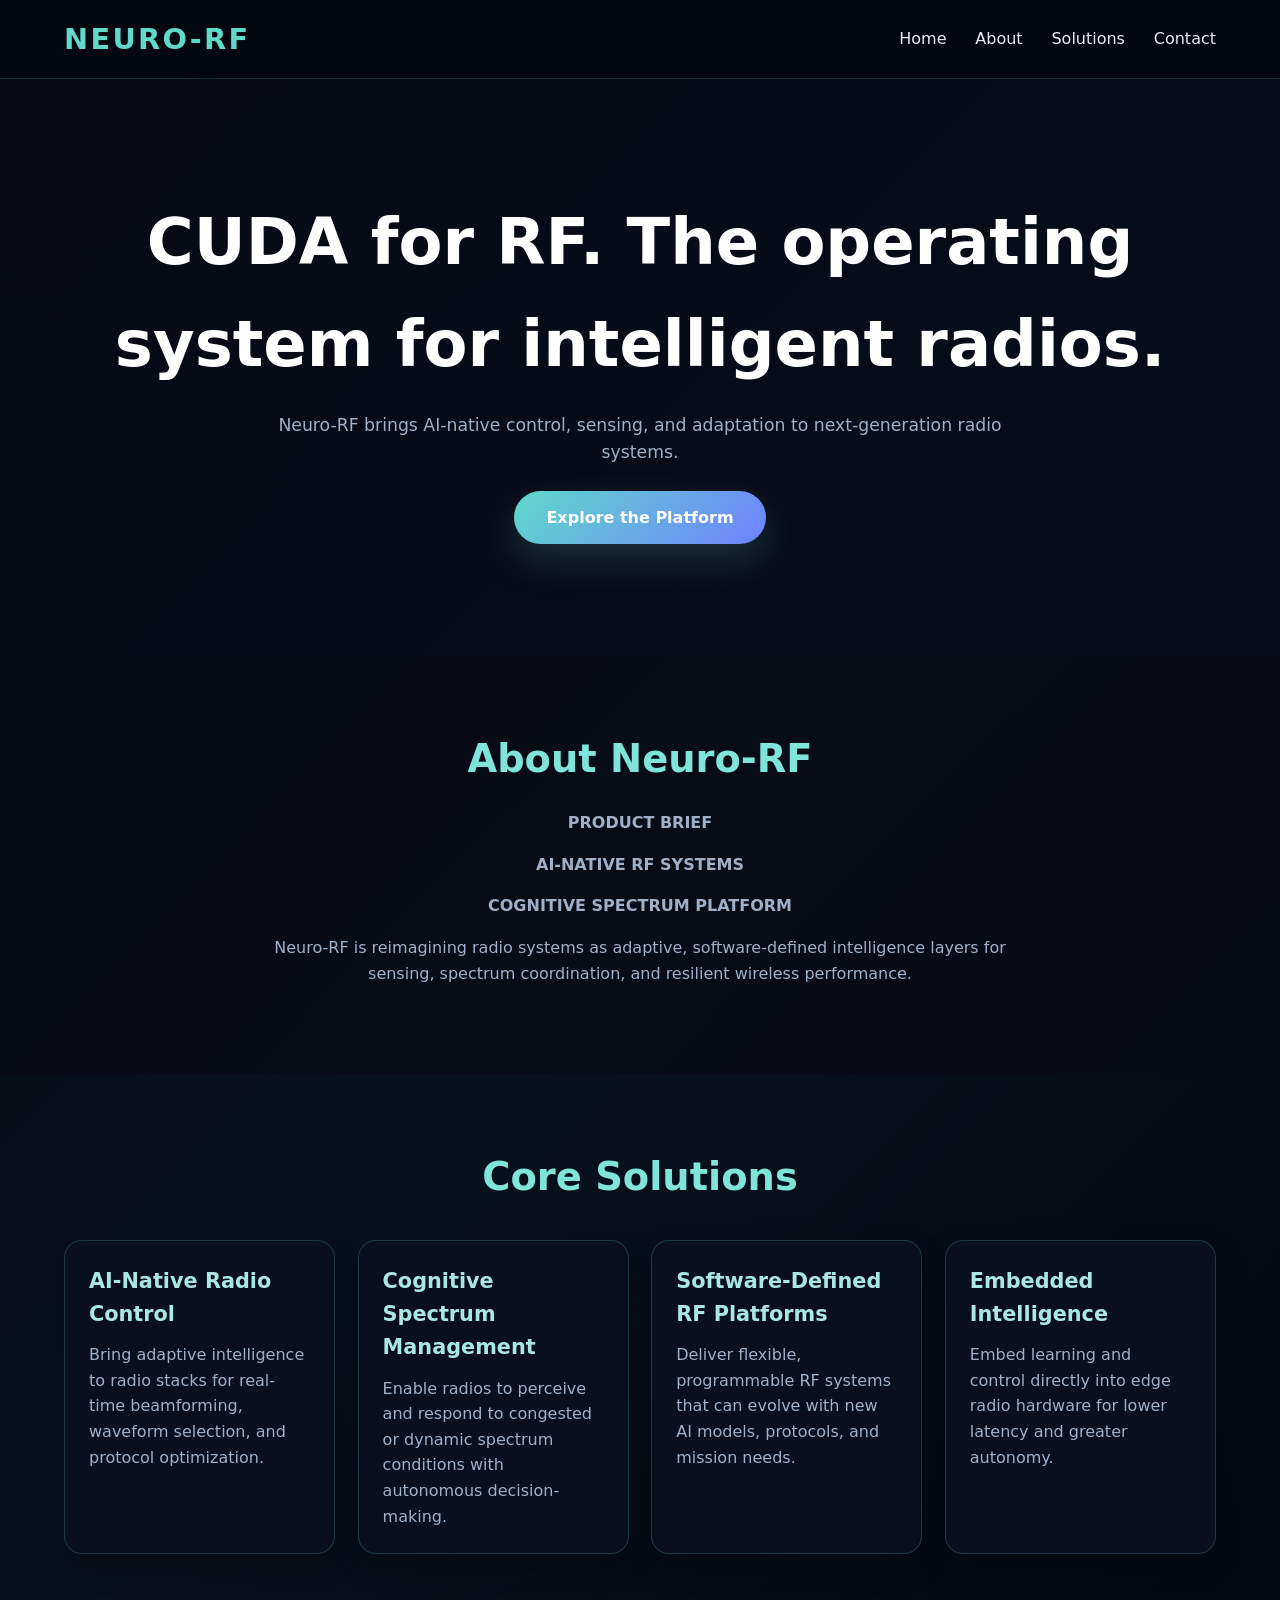
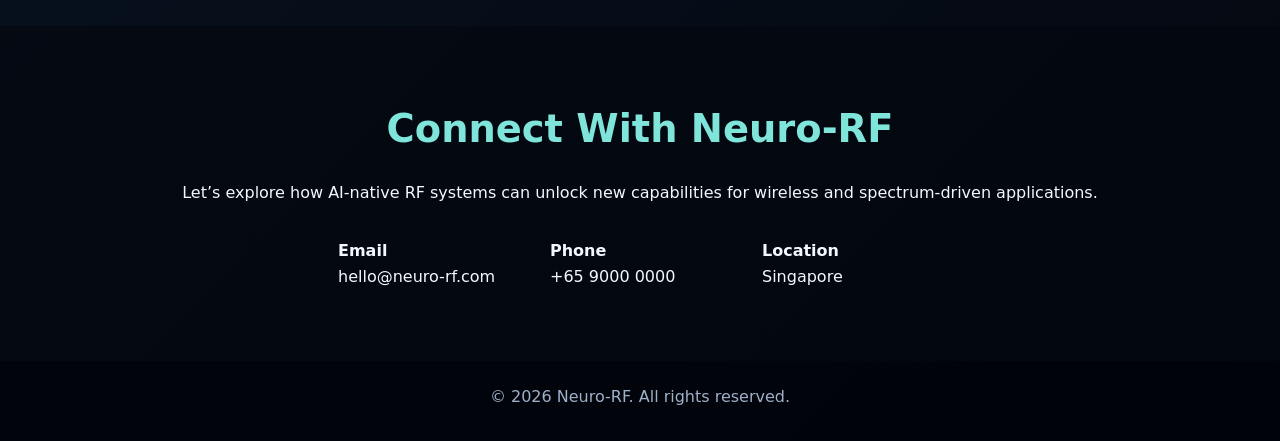
<file: index.html>
<!DOCTYPE html>
<html lang="en">
<head>
    <meta charset="UTF-8">
    <meta name="viewport" content="width=device-width, initial-scale=1.0">
    <title>Neuro-RF | AI-Native RF Systems</title>
    <link rel="stylesheet" href="css/style.css">
</head>
<body>
    <header>
        <nav class="navbar">
            <div class="container">
                <div class="logo">Neuro-RF</div>
                <ul class="nav-links">
                    <li><a href="#home">Home</a></li>
                    <li><a href="#about">About</a></li>
                    <li><a href="#solutions">Solutions</a></li>
                    <li><a href="#contact">Contact</a></li>
                </ul>
            </div>
        </nav>
    </header>

    <main>
        <section id="home" class="hero">
            <div class="container">
                <h1>CUDA for RF. The operating system for intelligent radios.</h1>
                <p>Neuro-RF brings AI-native control, sensing, and adaptation to next-generation radio systems.</p>
                <a href="#contact" class="btn btn-primary">Explore the Platform</a>
            </div>
        </section>

        <section id="about" class="about">
            <div class="container">
                <h2>About Neuro-RF</h2>
                <p><strong>PRODUCT BRIEF</strong></p>
                <p><strong>AI-NATIVE RF SYSTEMS</strong></p>
                <p><strong>COGNITIVE SPECTRUM PLATFORM</strong></p>
                <p>Neuro-RF is reimagining radio systems as adaptive, software-defined intelligence layers for sensing, spectrum coordination, and resilient wireless performance.</p>
            </div>
        </section>

        <section id="solutions" class="services">
            <div class="container">
                <h2>Core Solutions</h2>
                <div class="service-grid">
                    <div class="service-card">
                        <h3>AI-Native Radio Control</h3>
                        <p>Bring adaptive intelligence to radio stacks for real-time beamforming, waveform selection, and protocol optimization.</p>
                    </div>
                    <div class="service-card">
                        <h3>Cognitive Spectrum Management</h3>
                        <p>Enable radios to perceive and respond to congested or dynamic spectrum conditions with autonomous decision-making.</p>
                    </div>
                    <div class="service-card">
                        <h3>Software-Defined RF Platforms</h3>
                        <p>Deliver flexible, programmable RF systems that can evolve with new AI models, protocols, and mission needs.</p>
                    </div>
                    <div class="service-card">
                        <h3>Embedded Intelligence</h3>
                        <p>Embed learning and control directly into edge radio hardware for lower latency and greater autonomy.</p>
                    </div>
                </div>
            </div>
        </section>

        <section id="contact" class="contact">
            <div class="container">
                <h2>Connect With Neuro-RF</h2>
                <p>Let’s explore how AI-native RF systems can unlock new capabilities for wireless and spectrum-driven applications.</p>
                <div class="contact-grid">
                    <div>
                        <h4>Email</h4>
                        <p><a href="mailto:hello@neuro-rf.com">hello@neuro-rf.com</a></p>
                    </div>
                    <div>
                        <h4>Phone</h4>
                        <p><a href="tel:+6590000000">+65 9000 0000</a></p>
                    </div>
                    <div>
                        <h4>Location</h4>
                        <p>Singapore</p>
                    </div>
                </div>
            </div>
        </section>
    </main>

    <footer>
        <div class="container">
            <p>&copy; <span class="year"></span> Neuro-RF. All rights reserved.</p>
        </div>
    </footer>

    <script src="js/main.js"></script>
</body>
</html>
</file>
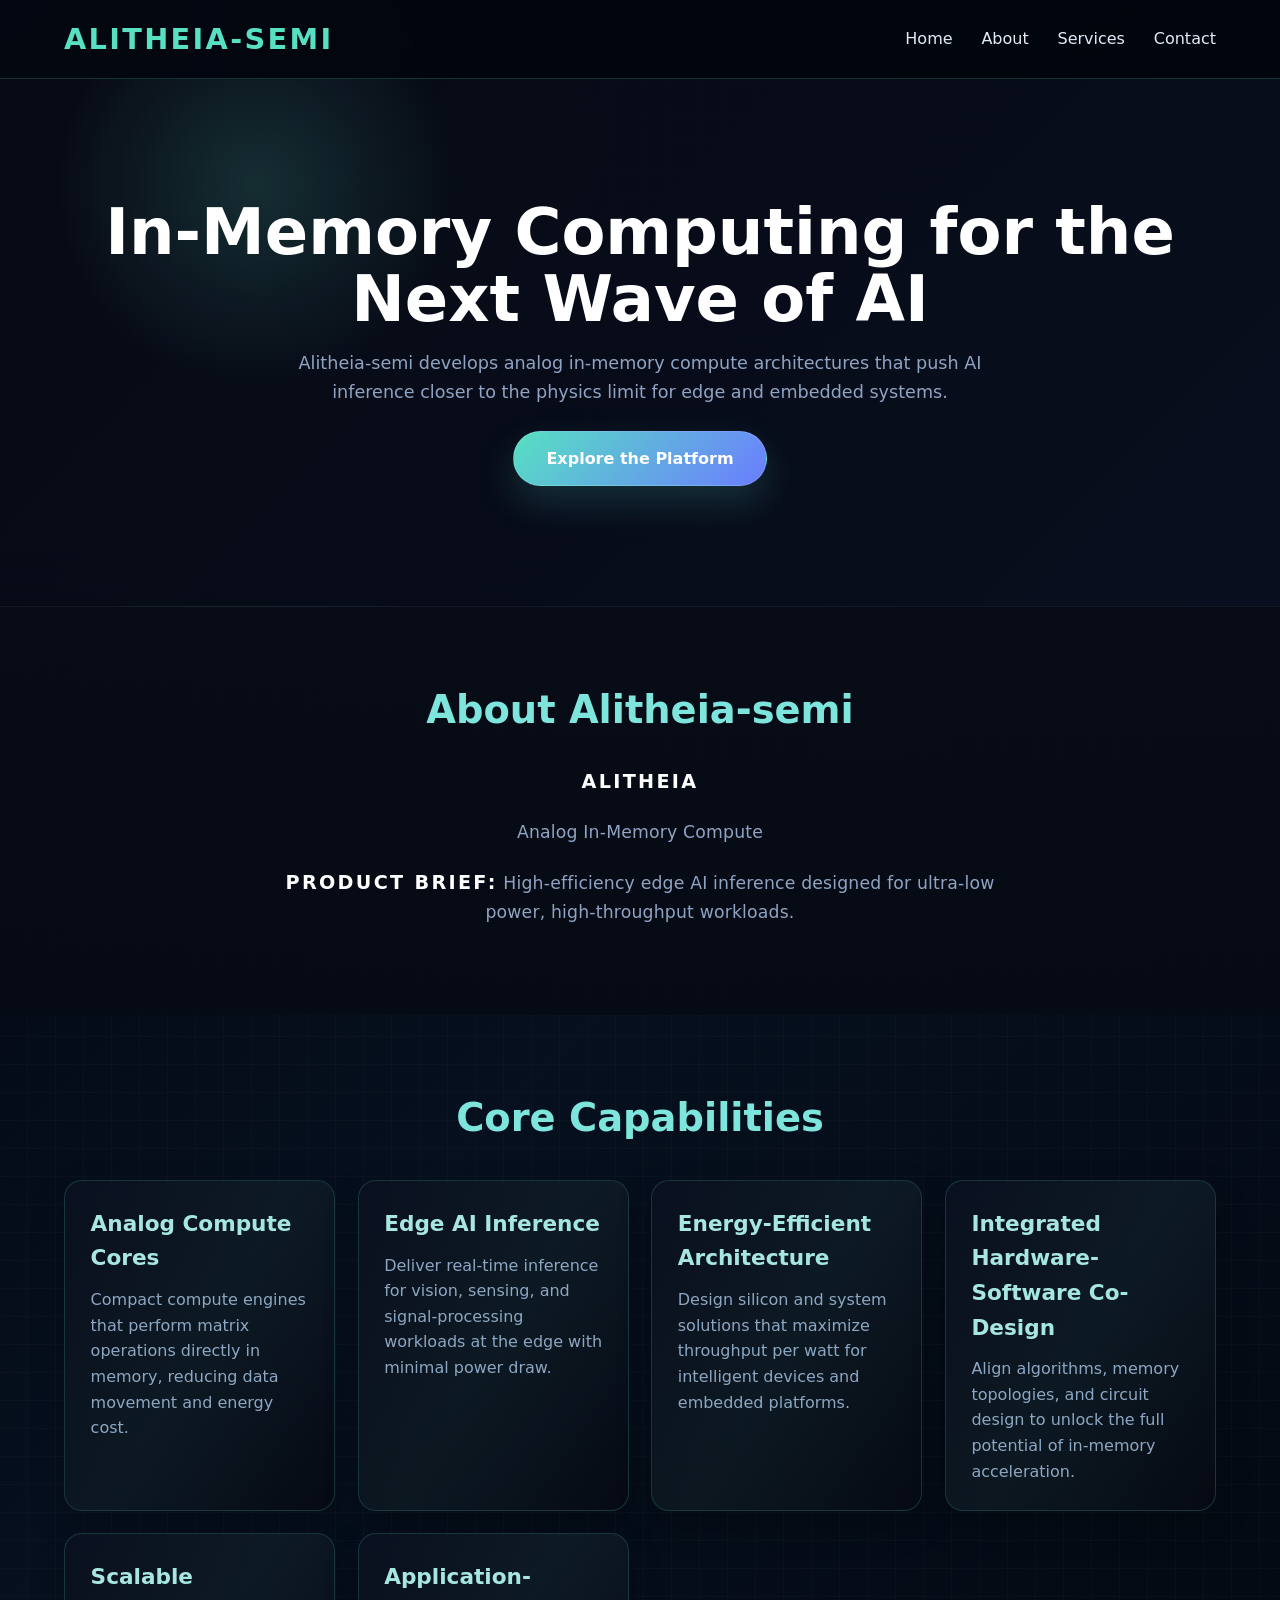
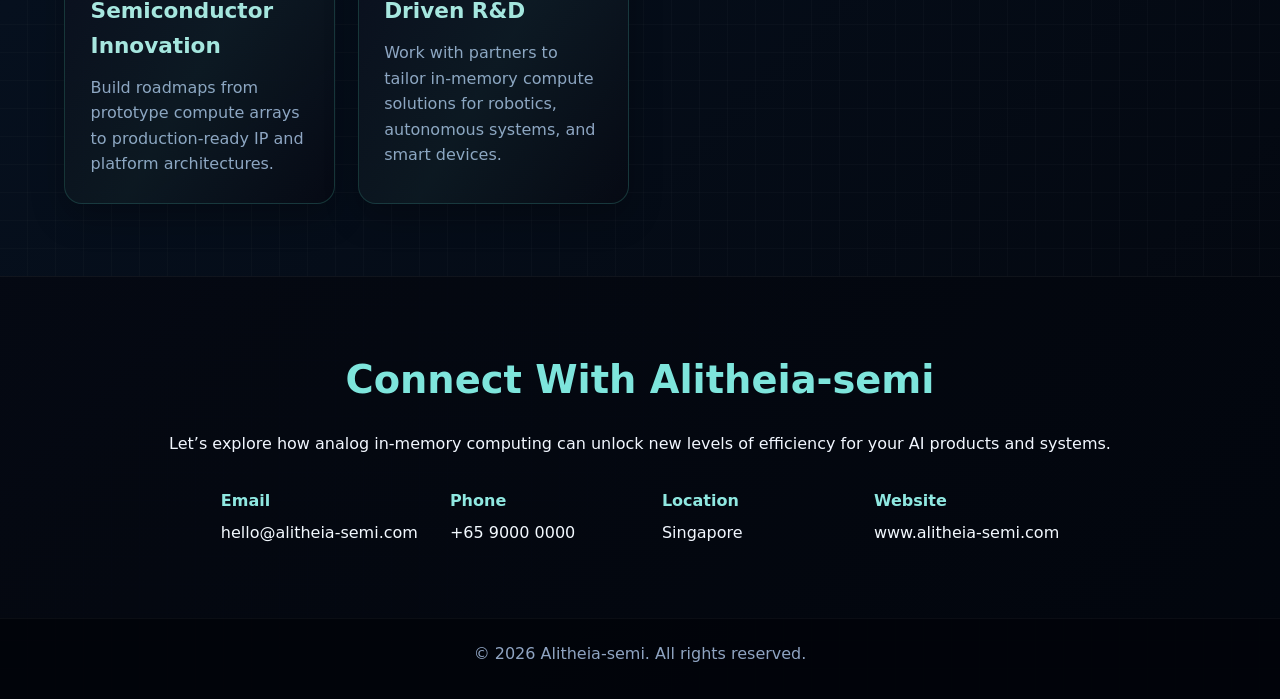
<file: Alitheia/index.html>
<!DOCTYPE html>
<html lang="en">
<head>
    <meta charset="UTF-8">
    <meta name="viewport" content="width=device-width, initial-scale=1.0">
    <title>Alitheia-semi | Smart AI Infrastructure</title>
    <link rel="stylesheet" href="css/style.css">
</head>
<body>
    <header>
        <nav class="navbar">
            <div class="container">
                <div class="logo">Alitheia-semi</div>
                <ul class="nav-links">
                    <li><a href="#home">Home</a></li>
                    <li><a href="#about">About</a></li>
                    <li><a href="#services">Services</a></li>
                    <li><a href="#contact">Contact</a></li>
                </ul>
            </div>
        </nav>
    </header>

    <main>
        <section id="home" class="hero">
            <div class="container">
                <h1>In-Memory Computing for the Next Wave of AI</h1>
                <p>Alitheia-semi develops analog in-memory compute architectures that push AI inference closer to the physics limit for edge and embedded systems.</p>
                <a href="#contact" class="btn btn-primary">Explore the Platform</a>
            </div>
        </section>

        <section id="about" class="about">
            <div class="container">
                <h2>About Alitheia-semi</h2>
                <p><strong>ALITHEIA</strong></p>
                <p>Analog In-Memory Compute</p>
                <p><strong>PRODUCT BRIEF:</strong> High-efficiency edge AI inference designed for ultra-low power, high-throughput workloads.</p>
            </div>
        </section>

        <section id="services" class="services">
            <div class="container">
                <h2>Core Capabilities</h2>
                <div class="service-grid">
                    <div class="service-card">
                        <h3>Analog Compute Cores</h3>
                        <p>Compact compute engines that perform matrix operations directly in memory, reducing data movement and energy cost.</p>
                    </div>
                    <div class="service-card">
                        <h3>Edge AI Inference</h3>
                        <p>Deliver real-time inference for vision, sensing, and signal-processing workloads at the edge with minimal power draw.</p>
                    </div>
                    <div class="service-card">
                        <h3>Energy-Efficient Architecture</h3>
                        <p>Design silicon and system solutions that maximize throughput per watt for intelligent devices and embedded platforms.</p>
                    </div>
                    <div class="service-card">
                        <h3>Integrated Hardware-Software Co-Design</h3>
                        <p>Align algorithms, memory topologies, and circuit design to unlock the full potential of in-memory acceleration.</p>
                    </div>
                    <div class="service-card">
                        <h3>Scalable Semiconductor Innovation</h3>
                        <p>Build roadmaps from prototype compute arrays to production-ready IP and platform architectures.</p>
                    </div>
                    <div class="service-card">
                        <h3>Application-Driven R&D</h3>
                        <p>Work with partners to tailor in-memory compute solutions for robotics, autonomous systems, and smart devices.</p>
                    </div>
                </div>
            </div>
        </section>

        <section id="contact" class="contact">
            <div class="container">
                <h2>Connect With Alitheia-semi</h2>
                <p>Let’s explore how analog in-memory computing can unlock new levels of efficiency for your AI products and systems.</p>
                <div class="contact-grid">
                    <div>
                        <h4>Email</h4>
                        <p><a href="mailto:hello@alitheia-semi.com">hello@alitheia-semi.com</a></p>
                    </div>
                    <div>
                        <h4>Phone</h4>
                        <p><a href="tel:+6590000000">+65 9000 0000</a></p>
                    </div>
                    <div>
                        <h4>Location</h4>
                        <p>Singapore</p>
                    </div>
                    <div>
                        <h4>Website</h4>
                        <p><a href="https://www.alitheia-semi.com">www.alitheia-semi.com</a></p>
                    </div>
                </div>
            </div>
        </section>
    </main>

    <footer>
        <div class="container">
            <p>&copy; <span class="year"></span> Alitheia-semi. All rights reserved.</p>
        </div>
    </footer>

    <script src="js/main.js"></script>
</body>
</html>
</file>
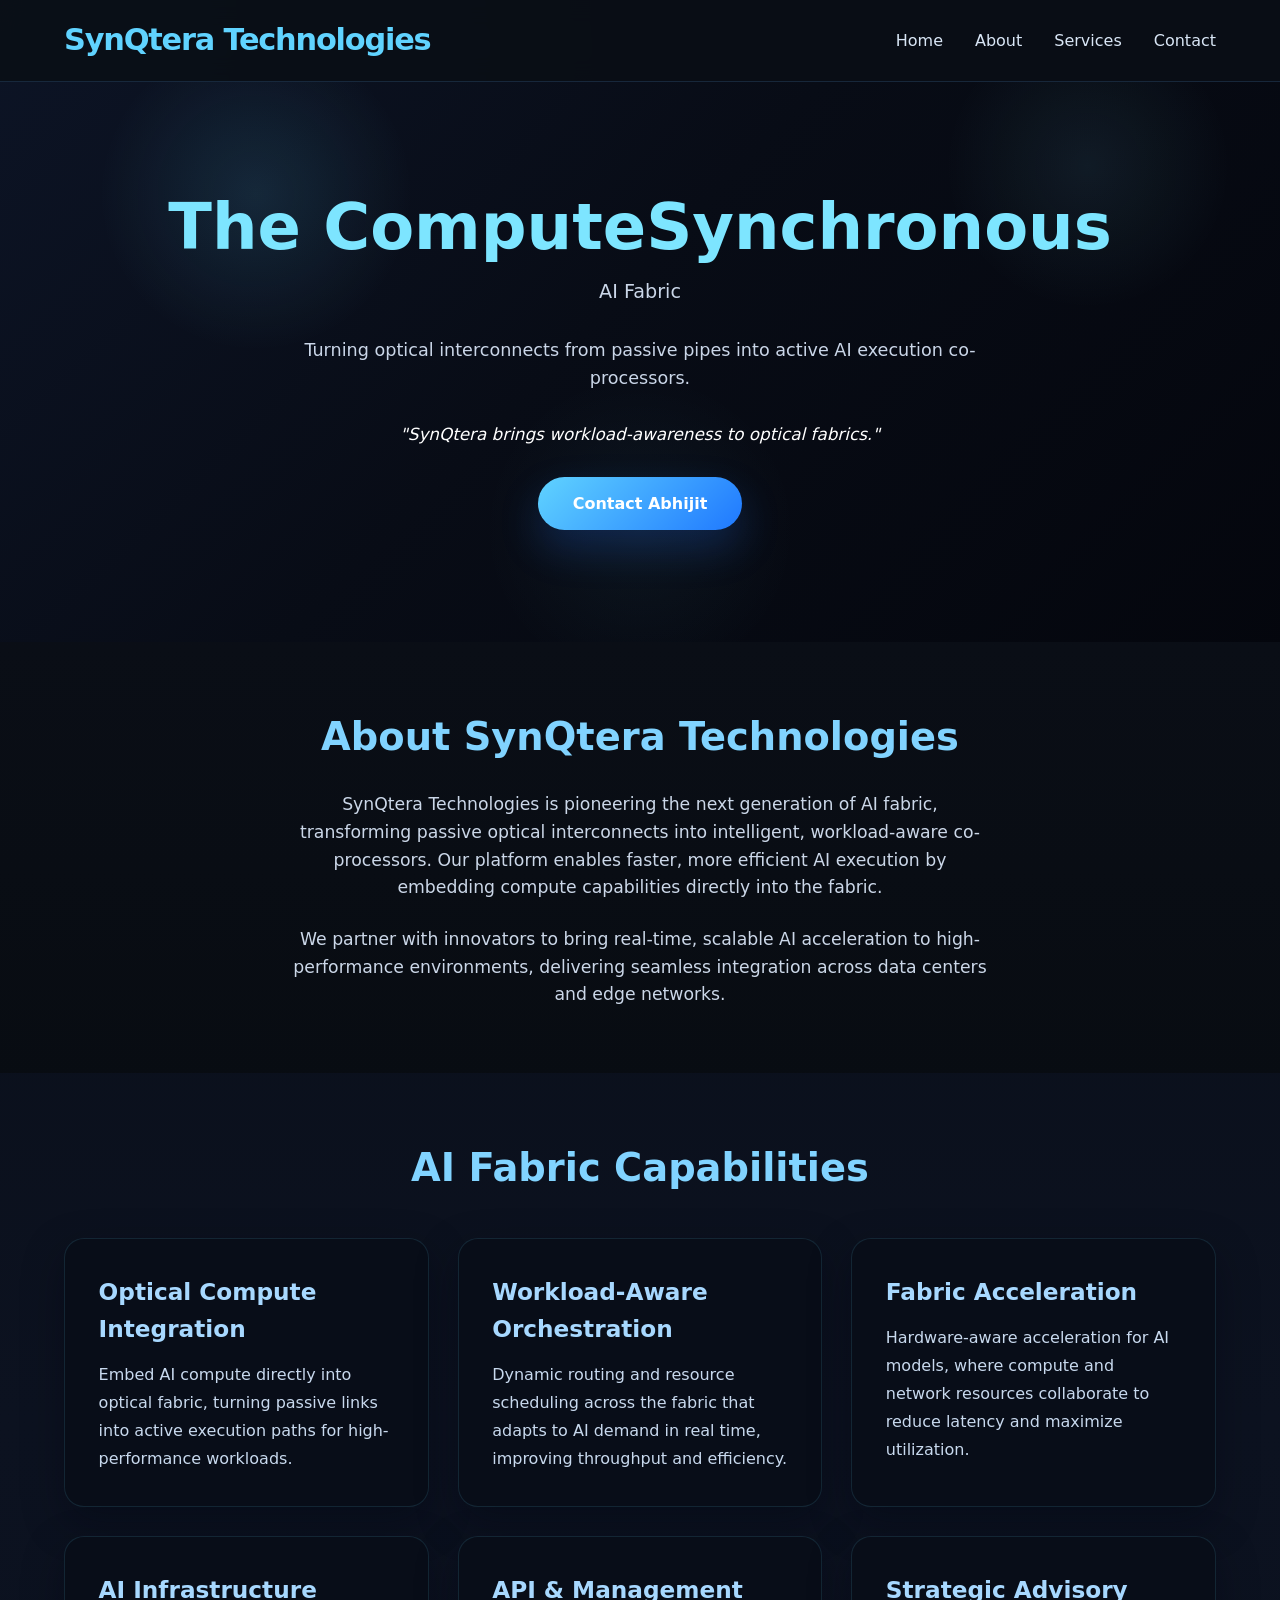
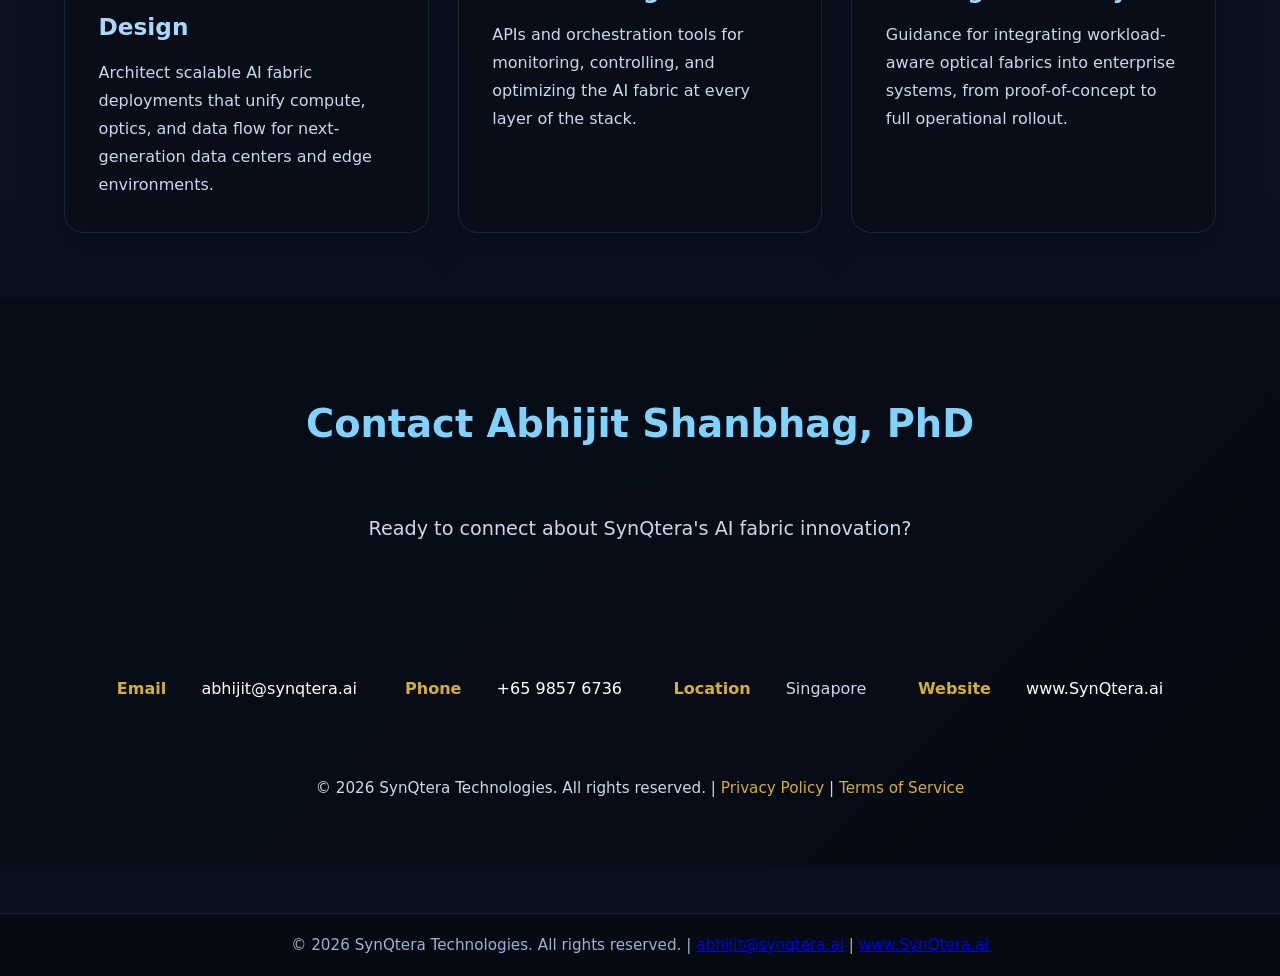
<file: Synqtera/index.html>
<!DOCTYPE html>
<html lang="en">
<head>
    <meta charset="UTF-8">
    <meta name="viewport" content="width=device-width, initial-scale=1.0">
    <title>SynQtera Technologies</title>
    <link rel="stylesheet" href="css/style.css">
</head>
<body>
    <header>
        <nav class="navbar">
            <div class="container">
                <div class="logo">SynQtera Technologies</div>
                <ul class="nav-links">
                    <li><a href="#home">Home</a></li>
                    <li><a href="#about">About</a></li>
                    <li><a href="#services">Services</a></li>
                    <li><a href="#contact">Contact</a></li>
                </ul>
            </div>
        </nav>
    </header>

    <main>
        <section id="home" class="hero">
            <div class="container">
                <h1>The ComputeSynchronous</h1>
                <p>AI Fabric</p>
                <p style="font-size: 1.1rem; margin-top: 1rem;">Turning optical interconnects from passive pipes into active AI execution co-processors.</p>
                <p style="margin-top: 1.5rem; font-size: 1.05rem; font-style: italic; color: #ffffff;">"SynQtera brings workload-awareness to optical fabrics."</p>
                <a href="#contact" class="btn btn-primary">Contact Abhijit</a>
            </div>
        </section>

        <section id="about" class="about">
            <div class="container">
                <h2>About SynQtera Technologies</h2>
                <p>SynQtera Technologies is pioneering the next generation of AI fabric, transforming passive optical interconnects into intelligent, workload-aware co-processors. Our platform enables faster, more efficient AI execution by embedding compute capabilities directly into the fabric.</p>
                <p style="margin-top: 1.5rem;">We partner with innovators to bring real-time, scalable AI acceleration to high-performance environments, delivering seamless integration across data centers and edge networks.</p>
            </div>
        </section>

        <section id="services" class="services">
            <div class="container">
                <h2>AI Fabric Capabilities</h2>
                <div class="service-grid">
                    <div class="service-card">
                        <h3>Optical Compute Integration</h3>
                        <p>Embed AI compute directly into optical fabric, turning passive links into active execution paths for high-performance workloads.</p>
                    </div>
                    <div class="service-card">
                        <h3>Workload-Aware Orchestration</h3>
                        <p>Dynamic routing and resource scheduling across the fabric that adapts to AI demand in real time, improving throughput and efficiency.</p>
                    </div>
                    <div class="service-card">
                        <h3>Fabric Acceleration</h3>
                        <p>Hardware-aware acceleration for AI models, where compute and network resources collaborate to reduce latency and maximize utilization.</p>
                    </div>
                    <div class="service-card">
                        <h3>AI Infrastructure Design</h3>
                        <p>Architect scalable AI fabric deployments that unify compute, optics, and data flow for next-generation data centers and edge environments.</p>
                    </div>
                    <div class="service-card">
                        <h3>API & Management</h3>
                        <p>APIs and orchestration tools for monitoring, controlling, and optimizing the AI fabric at every layer of the stack.</p>
                    </div>
                    <div class="service-card">
                        <h3>Strategic Advisory</h3>
                        <p>Guidance for integrating workload-aware optical fabrics into enterprise systems, from proof-of-concept to full operational rollout.</p>
                    </div>
                </div>
            </div>
        </section>

        <section id="contact" class="contact">
            <div class="container">
                <h2>Contact Abhijit Shanbhag, PhD</h2>
                <p style="font-size: 1.2rem; margin-bottom: 2rem;">Ready to connect about SynQtera's AI fabric innovation?</p>
                <div style="display: flex; justify-content: center; gap: 3rem; flex-wrap: wrap; margin-top: 2rem;">
                    <div>
                        <h4 style="color: #d4af37; margin-bottom: 0.5rem;">Email</h4>
                        <p><a href="mailto:abhijit@synqtera.ai" style="color: #ffffff; text-decoration: none;">abhijit@synqtera.ai</a></p>
                    </div>
                    <div>
                        <h4 style="color: #d4af37; margin-bottom: 0.5rem;">Phone</h4>
                        <p><a href="tel:+6598576736" style="color: #ffffff; text-decoration: none;">+65 9857 6736</a></p>
                    </div>
                    <div>
                        <h4 style="color: #d4af37; margin-bottom: 0.5rem;">Location</h4>
                        <p>Singapore</p>
                    </div>
                    <div>
                        <h4 style="color: #d4af37; margin-bottom: 0.5rem;">Website</h4>
                        <p><a href="https://www.SynQtera.ai" style="color: #ffffff; text-decoration: none;">www.SynQtera.ai</a></p>
                    </div>
                </div>
                <p style="margin-top: 2rem; font-size: 0.95rem;">© 2026 SynQtera Technologies. All rights reserved. | <a href="#" style="color: #d4af37; text-decoration: none;">Privacy Policy</a> | <a href="#" style="color: #d4af37; text-decoration: none;">Terms of Service</a></p>
            </div>
        </section>
    </main>

    <footer>
        <div class="container">
            <p>&copy; 2026 SynQtera Technologies. All rights reserved. | <a href="mailto:abhijit@synqtera.ai">abhijit@synqtera.ai</a> | <a href="https://www.SynQtera.ai">www.SynQtera.ai</a></p>
        </div>
    </footer>

    <script src="js/main.js"></script>
</body>
</html>
</file>
<file: css/style.css>
:root {
    color-scheme: dark;
    --bg: #04070f;
    --panel: rgba(10, 16, 32, 0.95);
    --text: #f3f8ff;
    --muted: #9fb0c9;
    --accent: #60d9c9;
    --accent-2: #6f82ff;
    --border: rgba(96, 217, 201, 0.2);
}

* {
    margin: 0;
    padding: 0;
    box-sizing: border-box;
}

body {
    font-family: Inter, system-ui, -apple-system, BlinkMacSystemFont, 'Segoe UI', sans-serif;
    line-height: 1.6;
    color: var(--text);
    background: radial-gradient(circle at top left, rgba(111, 130, 255, 0.18), transparent 24%), linear-gradient(135deg, #03060c 0%, #07111d 45%, #04070f 100%);
    min-height: 100vh;
}

.container {
    max-width: 1200px;
    margin: 0 auto;
    padding: 0 24px;
}

header {
    background: rgba(3, 7, 14, 0.94);
    position: sticky;
    top: 0;
    z-index: 100;
    border-bottom: 1px solid var(--border);
    backdrop-filter: blur(12px);
}

.navbar {
    padding: 1rem 0;
}

.navbar .container {
    display: flex;
    justify-content: space-between;
    align-items: center;
}

.logo {
    font-size: 1.8rem;
    font-weight: 800;
    color: var(--accent);
    letter-spacing: 0.08em;
    text-transform: uppercase;
}

.nav-links {
    display: flex;
    gap: 1.8rem;
    list-style: none;
}

.nav-links a {
    color: #e4ecf8;
    text-decoration: none;
    font-weight: 500;
}

.nav-links a:hover {
    color: var(--accent);
}

section {
    padding: 4.5rem 0;
}

h1 {
    font-size: clamp(2.4rem, 5vw, 4rem);
    margin-bottom: 1rem;
    color: #ffffff;
}

h2 {
    font-size: clamp(1.9rem, 3vw, 2.4rem);
    margin-bottom: 1.3rem;
    color: #7fe4da;
    text-align: center;
}

h3 {
    font-size: 1.3rem;
    color: #a9e7e0;
    margin-bottom: 0.7rem;
}

.hero {
    padding: 7rem 0;
    text-align: center;
    background: linear-gradient(135deg, rgba(7, 10, 20, 0.96), rgba(8, 13, 28, 0.96));
}

.hero p {
    max-width: 760px;
    margin: 0 auto 1.5rem;
    color: var(--muted);
    font-size: 1.08rem;
}

.btn {
    display: inline-block;
    padding: 0.85rem 2rem;
    border-radius: 999px;
    text-decoration: none;
    transition: transform 0.25s ease, box-shadow 0.25s ease;
}

.btn-primary {
    background: linear-gradient(135deg, var(--accent), var(--accent-2));
    color: white;
    font-weight: 600;
    box-shadow: 0 16px 36px rgba(96, 217, 201, 0.18);
}

.btn-primary:hover {
    transform: translateY(-2px);
}

.about {
    background: rgba(8, 12, 22, 0.9);
}

.about p {
    max-width: 760px;
    margin: 0 auto 1rem;
    text-align: center;
    color: var(--muted);
}

.service-grid {
    display: grid;
    grid-template-columns: repeat(auto-fit, minmax(250px, 1fr));
    gap: 1.4rem;
    margin-top: 2rem;
}

.service-card {
    padding: 1.5rem;
    background: var(--panel);
    border: 1px solid var(--border);
    border-radius: 18px;
    box-shadow: 0 12px 30px rgba(0, 0, 0, 0.22);
}

.service-card p {
    color: var(--muted);
}

.contact {
    background: linear-gradient(135deg, rgba(5, 9, 18, 0.97), rgba(2, 6, 14, 0.97));
    text-align: center;
}

.contact-grid {
    display: flex;
    justify-content: center;
    gap: 2rem;
    flex-wrap: wrap;
    margin-top: 2rem;
}

.contact-grid > div {
    min-width: 180px;
    text-align: left;
}

.contact a {
    color: #f3f9ff;
    text-decoration: none;
}

footer {
    padding: 1.4rem 0 2rem;
    text-align: center;
    color: var(--muted);
    background: rgba(2, 4, 10, 0.95);
}

@media (max-width: 700px) {
    .nav-links {
        gap: 1rem;
        font-size: 0.95rem;
    }

    .navbar .container {
        flex-direction: column;
        gap: 0.8rem;
    }
}
</file>
<file: Alitheia/css/style.css>
:root {
    color-scheme: dark;
    --bg: #03060c;
    --panel: rgba(10, 15, 28, 0.95);
    --text: #f2f7ff;
    --muted: #8fa4c2;
    --accent: #57e0c2;
    --accent-2: #6b7dff;
    --border: rgba(87, 224, 194, 0.2);
    --grid: rgba(87, 224, 194, 0.08);
}

* {
    margin: 0;
    padding: 0;
    box-sizing: border-box;
}

body {
    font-family: 'Inter', system-ui, -apple-system, BlinkMacSystemFont, 'Segoe UI', sans-serif;
    line-height: 1.6;
    color: var(--text);
    background:
        linear-gradient(90deg, transparent 0 95%, rgba(255,255,255,0.02) 95% 100%),
        linear-gradient(0deg, transparent 0 95%, rgba(255,255,255,0.02) 95% 100%),
        radial-gradient(circle at top left, rgba(107, 125, 255, 0.22), transparent 26%),
        linear-gradient(135deg, #02040a 0%, #06101e 45%, #03060d 100%);
    background-size: 28px 28px, 28px 28px, auto, auto;
    min-height: 100vh;
}

.container {
    max-width: 1200px;
    margin: 0 auto;
    padding: 0 24px;
}

header {
    background: rgba(2, 6, 14, 0.92);
    position: sticky;
    top: 0;
    z-index: 100;
    border-bottom: 1px solid var(--border);
    backdrop-filter: blur(14px);
}

.navbar {
    padding: 1rem 0;
}

.navbar .container {
    display: flex;
    justify-content: space-between;
    align-items: center;
}

.logo {
    font-size: 1.8rem;
    font-weight: 800;
    color: var(--accent);
    letter-spacing: 0.08em;
    text-transform: uppercase;
}

.nav-links {
    display: flex;
    list-style: none;
    gap: 1.8rem;
}

.nav-links a {
    color: #e4ebf8;
    text-decoration: none;
    font-weight: 500;
    transition: color 0.25s ease;
}

.nav-links a:hover {
    color: var(--accent);
}

main {
    min-height: calc(100vh - 160px);
}

section {
    padding: 4.5rem 0;
}

h1 {
    font-size: clamp(2.4rem, 5vw, 4rem);
    line-height: 1.05;
    margin-bottom: 1rem;
    color: #ffffff;
}

h2 {
    font-size: clamp(1.9rem, 3vw, 2.4rem);
    margin-bottom: 1.3rem;
    color: #7ee5dc;
    text-align: center;
}

h3 {
    font-size: 1.35rem;
    color: #a9e7e0;
    margin-bottom: 0.7rem;
}

.hero {
    padding: 7.5rem 0;
    text-align: center;
    background:
        radial-gradient(circle at 20% 20%, rgba(87, 224, 194, 0.16), transparent 18%),
        linear-gradient(135deg, rgba(7, 10, 20, 0.96) 0%, rgba(9, 14, 30, 0.96) 100%);
    border-bottom: 1px solid rgba(255,255,255,0.05);
}

.hero p {
    max-width: 760px;
    margin: 0 auto 1.6rem;
    font-size: 1.1rem;
    color: var(--muted);
}

.btn {
    display: inline-block;
    padding: 0.85rem 2rem;
    border-radius: 999px;
    text-decoration: none;
    transition: transform 0.25s ease, box-shadow 0.25s ease;
}

.btn-primary {
    background: linear-gradient(135deg, var(--accent) 0%, var(--accent-2) 100%);
    color: #fff;
    font-weight: 700;
    box-shadow: 0 16px 36px rgba(79, 209, 197, 0.18);
    border: 1px solid rgba(255,255,255,0.14);
}

.btn-primary:hover {
    transform: translateY(-2px);
    box-shadow: 0 20px 44px rgba(79, 209, 197, 0.3);
}

.about {
    background: linear-gradient(180deg, rgba(8, 12, 23, 0.94) 0%, rgba(6, 10, 20, 0.95) 100%);
}

.about p {
    max-width: 760px;
    margin: 0 auto 1rem;
    text-align: center;
    color: var(--muted);
    font-size: 1.08rem;
    letter-spacing: 0.01em;
}

.about strong {
    color: #ffffff;
    font-size: 1.2rem;
    letter-spacing: 0.12em;
    text-transform: uppercase;
}

.about .container {
    display: flex;
    flex-direction: column;
    align-items: center;
    gap: 0.35rem;
}

.services {
    background: transparent;
}

.service-grid {
    display: grid;
    grid-template-columns: repeat(auto-fit, minmax(260px, 1fr));
    gap: 1.4rem;
    margin-top: 2rem;
}

.service-card {
    padding: 1.6rem;
    background: linear-gradient(145deg, rgba(10, 16, 31, 0.98), rgba(6, 10, 20, 0.96));
    border: 1px solid var(--border);
    border-radius: 18px;
    box-shadow: 0 14px 34px rgba(0, 0, 0, 0.24);
    position: relative;
    overflow: hidden;
}

.service-card::before {
    content: '';
    position: absolute;
    inset: 0;
    background: linear-gradient(120deg, transparent 0%, rgba(87, 224, 194, 0.06) 50%, transparent 100%);
    pointer-events: none;
}

.service-card p {
    color: var(--muted);
}

.contact {
    background: linear-gradient(135deg, rgba(5, 9, 18, 0.98), rgba(2, 6, 14, 0.98));
    text-align: center;
    border-top: 1px solid rgba(255,255,255,0.05);
}

.contact-grid {
    display: flex;
    justify-content: center;
    gap: 2rem;
    flex-wrap: wrap;
    margin-top: 2rem;
}

.contact-grid > div {
    min-width: 180px;
    text-align: left;
}

.contact h4 {
    color: #8fe8e1;
    margin-bottom: 0.4rem;
}

.contact a {
    color: #f3f9ff;
    text-decoration: none;
}

footer {
    padding: 1.4rem 0 2rem;
    text-align: center;
    color: var(--muted);
    background: rgba(2, 4, 10, 0.95);
    border-top: 1px solid rgba(255,255,255,0.04);
}

@media (max-width: 700px) {
    .nav-links {
        gap: 1rem;
        font-size: 0.95rem;
    }

    .navbar .container {
        flex-direction: column;
        gap: 0.8rem;
    }
}
</file>
<file: Synqtera/css/style.css>
* {
    margin: 0;
    padding: 0;
    box-sizing: border-box;
}

body {
    font-family: 'Inter', system-ui, -apple-system, BlinkMacSystemFont, 'Segoe UI', sans-serif;
    line-height: 1.6;
    color: #e6edf7;
    background: radial-gradient(circle at top left, rgba(56, 184, 255, 0.18), transparent 24%), linear-gradient(180deg, #070b13 0%, #0c1220 55%, #09101d 100%);
    min-height: 100vh;
}

.container {
    max-width: 1200px;
    margin: 0 auto;
    padding: 0 24px;
}

/* Header & Navigation */
header {
    background: rgba(10, 14, 22, 0.94);
    color: #f8fafc;
    position: sticky;
    top: 0;
    z-index: 100;
    border-bottom: 1px solid rgba(97, 176, 255, 0.16);
    backdrop-filter: blur(12px);
}

.navbar {
    padding: 1rem 0;
}

.navbar .container {
    display: flex;
    justify-content: space-between;
    align-items: center;
}

.logo {
    font-size: 1.9rem;
    font-weight: 800;
    letter-spacing: -0.04em;
    color: #60d3ff;
}

.nav-links {
    display: flex;
    list-style: none;
    gap: 2rem;
}

.nav-links a {
    color: #d9e6f6;
    text-decoration: none;
    font-weight: 500;
    transition: color 0.25s ease, transform 0.25s ease;
}

.nav-links a:hover {
    color: #7de5ff;
    transform: translateY(-1px);
}

/* Main Content */
main {
    min-height: calc(100vh - 160px);
}

section {
    padding: 4rem 0;
}

h1 {
    font-size: clamp(2.5rem, 5vw, 4rem);
    margin-bottom: 1rem;
    color: #7de5ff;
    line-height: 1.05;
}

h2 {
    font-size: clamp(2rem, 3vw, 2.6rem);
    margin-bottom: 1.5rem;
    text-align: center;
    color: #81d3ff;
}

h3 {
    font-size: 1.45rem;
    margin-bottom: 0.75rem;
    color: #a7d8ff;
}

/* Hero Section */
.hero {
    background: linear-gradient(135deg, rgba(12, 19, 36, 0.98) 0%, rgba(8, 12, 22, 0.96) 45%, rgba(4, 6, 13, 0.98) 100%);
    color: #edf7ff;
    text-align: center;
    padding: 7rem 0;
    position: relative;
    overflow: hidden;
}

.hero::before {
    content: '';
    position: absolute;
    inset: 0;
    background-image: radial-gradient(circle at 20% 20%, rgba(96, 211, 255, 0.12), transparent 14%), radial-gradient(circle at 85% 15%, rgba(125, 229, 255, 0.08), transparent 12%), radial-gradient(circle at 50% 80%, rgba(115, 233, 255, 0.05), transparent 20%);
    pointer-events: none;
}

.hero .container {
    position: relative;
    z-index: 1;
}

.hero p {
    font-size: 1.2rem;
    max-width: 760px;
    margin: 0 auto 1.8rem;
    color: #cad6e8;
}

.hero p em,
.hero p strong {
    color: #ffffff;
}

.hero button {
    margin-top: 0.8rem;
}

/* Buttons */
.btn {
    display: inline-block;
    padding: 0.85rem 2.2rem;
    border: none;
    border-radius: 999px;
    font-size: 1rem;
    cursor: pointer;
    transition: transform 0.25s ease, box-shadow 0.25s ease, background 0.25s ease;
    text-decoration: none;
}

.btn-primary {
    background: linear-gradient(135deg, #60d3ff 0%, #1f78ff 100%);
    color: #ffffff;
    font-weight: 700;
    box-shadow: 0 18px 40px rgba(37, 115, 255, 0.22);
}

.btn-primary:hover {
    transform: translateY(-2px);
    box-shadow: 0 22px 48px rgba(37, 115, 255, 0.34);
}

/* About Section */
.about {
    background: linear-gradient(180deg, rgba(10, 14, 22, 0.98) 0%, rgba(8, 12, 18, 0.98) 100%);
    color: #dbeaf7;
}

.about p {
    font-size: 1.08rem;
    max-width: 700px;
    margin: 0 auto;
    text-align: center;
    color: #cbd7e8;
}

.about p + p {
    margin-top: 1.4rem;
}

/* Services Section */
.services {
    background: transparent;
}

.service-grid {
    display: grid;
    grid-template-columns: repeat(auto-fit, minmax(280px, 1fr));
    gap: 1.8rem;
    margin-top: 2.5rem;
}

.service-card {
    background: rgba(9, 14, 24, 0.92);
    color: #e3ecff;
    padding: 2.1rem;
    border-radius: 20px;
    border: 1px solid rgba(96, 211, 255, 0.12);
    box-shadow: 0 15px 40px rgba(2, 7, 16, 0.35);
    transition: transform 0.3s ease, border-color 0.3s ease, box-shadow 0.3s ease;
    text-align: left;
}

.service-card:hover {
    transform: translateY(-6px);
    border-color: rgba(125, 229, 255, 0.32);
    box-shadow: 0 24px 60px rgba(17, 35, 72, 0.35);
}

.service-card h3 {
    margin-bottom: 0.85rem;
}

.service-card p {
    color: #c8d9ee;
    line-height: 1.75;
}

/* Contact Section */
.contact {
    background: linear-gradient(135deg, rgba(7, 13, 23, 0.96), rgba(6, 10, 19, 0.96));
    color: #edf7ff;
    text-align: center;
}

.contact h2 {
    color: #81d3ff;
}

.contact p {
    color: #c9d9eb;
}

.contact div {
    display: flex;
    justify-content: center;
    gap: 2.2rem;
    flex-wrap: wrap;
    margin-top: 2rem;
}

.contact div > div {
    min-width: 200px;
    text-align: left;
}

.contact h4 {
    color: #7de5ff;
    margin-bottom: 0.5rem;
}

.contact a {
    color: #e9f3ff;
    text-decoration: none;
}

.contact a:hover {
    color: #7de5ff;
}

/* Footer */
footer {
    background-color: #050a13;
    color: #9bb2d1;
    text-align: center;
    padding: 1.2rem 0;
    margin-top: 3rem;
    border-top: 1px solid rgba(96, 211, 255, 0.12);
    font-size: 0.95rem;
}

/* Responsive Design */
@media (max-width: 960px) {
    .nav-links {
        gap: 1.2rem;
    }

    .contact div {
        gap: 1.4rem;
    }
}

@media (max-width: 768px) {
    .nav-links {
        gap: 0.9rem;
        flex-wrap: wrap;
        justify-content: center;
    }

    h1 {
        font-size: 2.6rem;
    }

    h2 {
        font-size: 2.1rem;
    }

    .hero {
        padding: 4rem 0;
    }

    .service-grid {
        grid-template-columns: 1fr;
    }

    section {
        padding: 2.5rem 0;
    }

    .contact div {
        flex-direction: column;
        align-items: center;
    }

    .contact div > div {
        text-align: center;
    }
}
</file>
